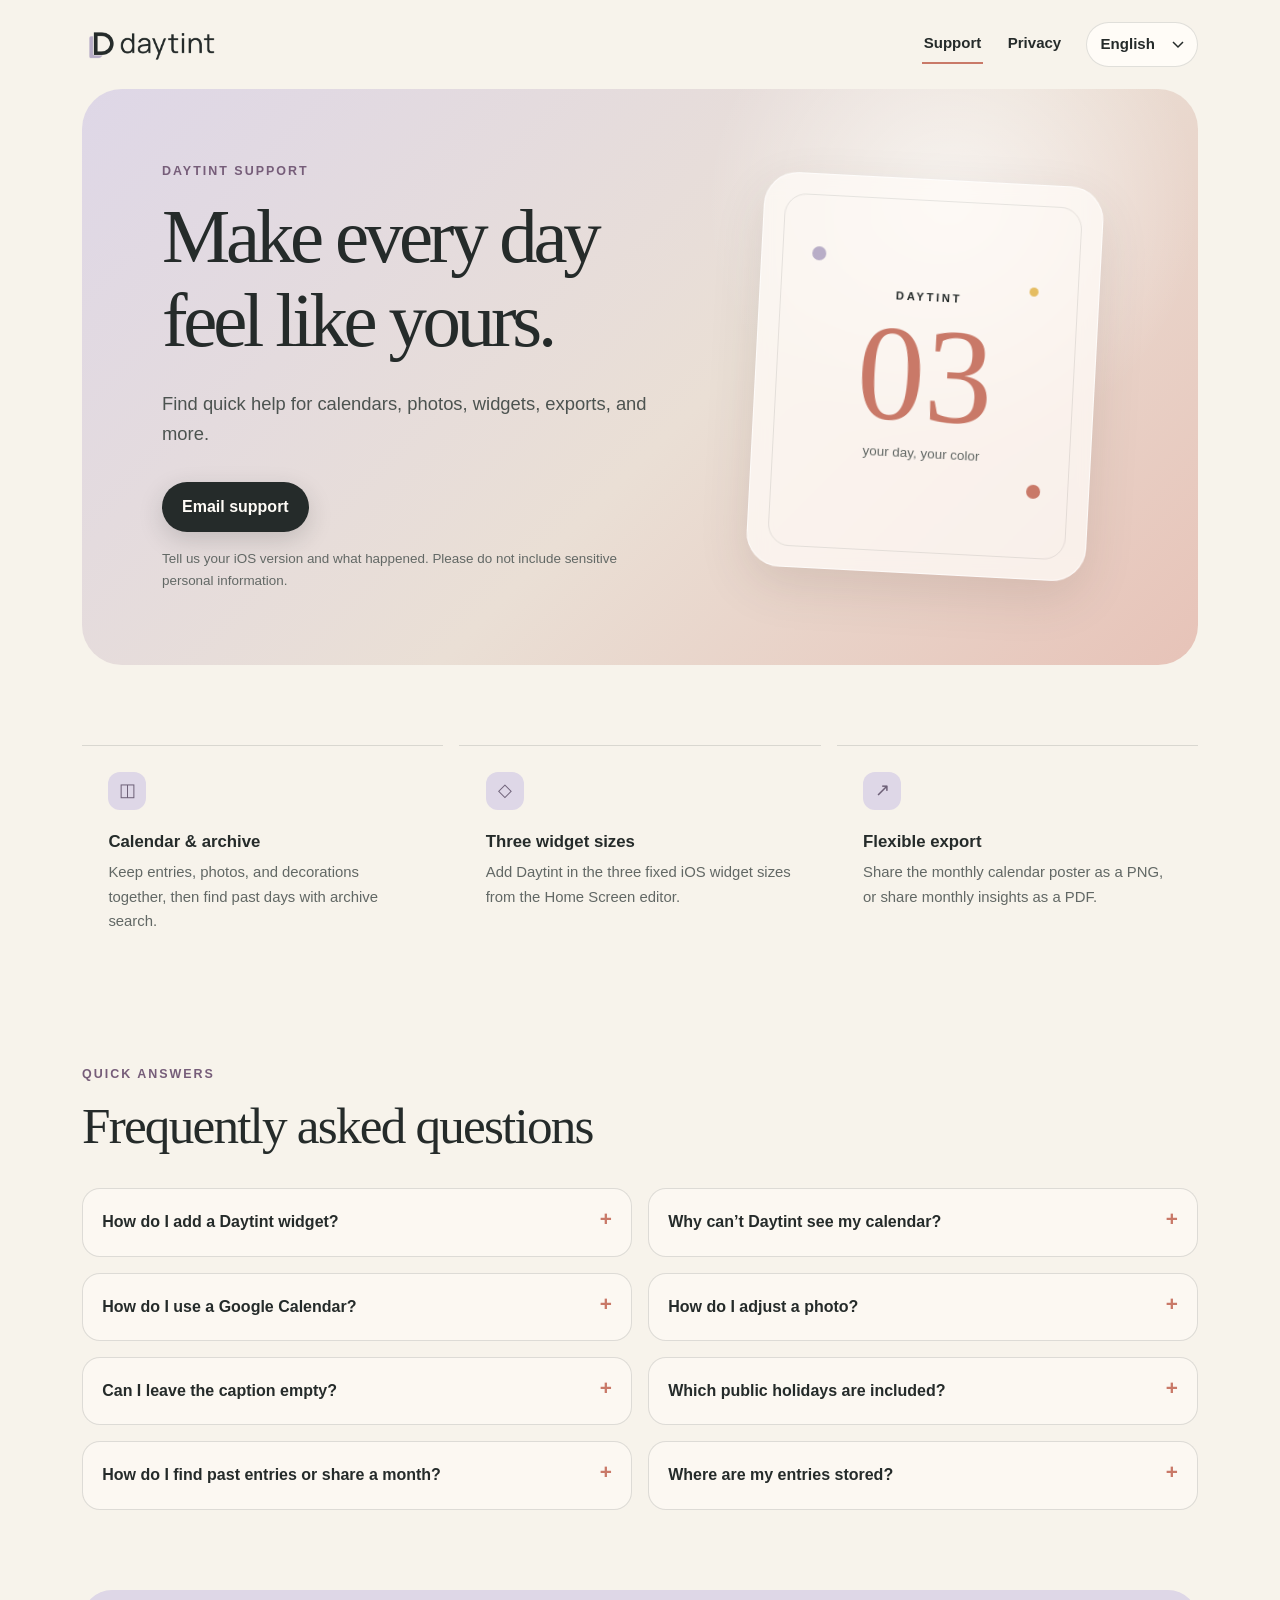
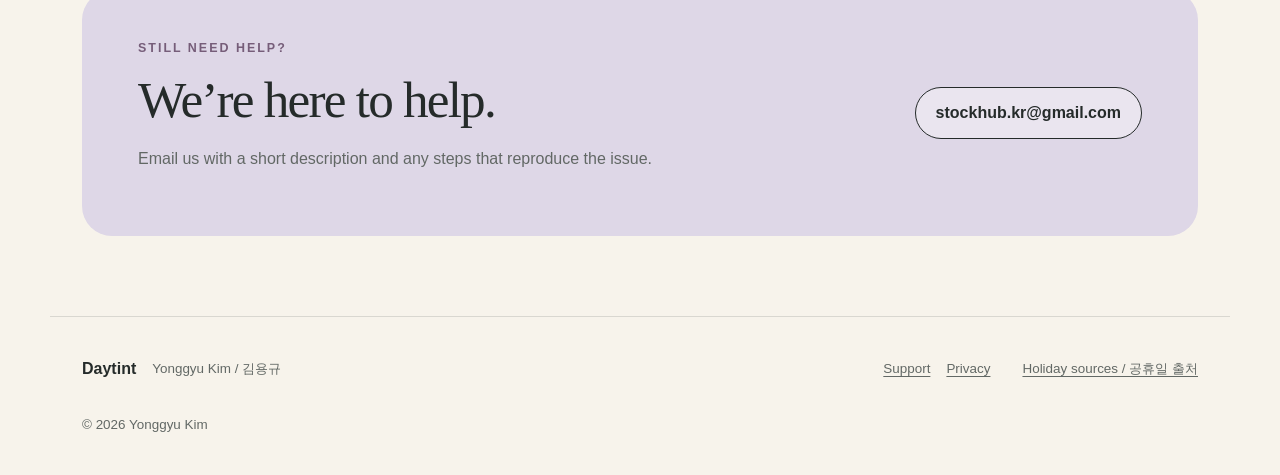
<file: index.html>
<!doctype html>
<html lang="en">
<head>
  <meta charset="utf-8">
  <meta name="viewport" content="width=device-width, initial-scale=1">
  <meta name="description" content="Daytint support, setup guides, and frequently asked questions.">
  <meta name="theme-color" content="#F7F3EB">
  <title>Daytint Support</title>
  <link rel="icon" href="assets/logo-color.png">
  <link rel="stylesheet" href="styles.css">
</head>
<body data-page="support">
  <a class="skip-link" href="#main">Skip to content</a>
  <header class="site-header">
    <a class="brand" href="./" aria-label="Daytint home">
      <img src="assets/logo-color.png" alt="" width="52" height="52">
      <span>Daytint</span>
    </a>
    <nav class="site-nav" aria-label="Primary navigation">
      <a href="./" aria-current="page" data-text="navSupport">Support</a>
      <a href="privacy.html" data-text="navPrivacy">Privacy</a>
      <label class="language-picker">
        <span class="sr-only" data-text="languageLabel">Language</span>
        <select id="language-select" aria-label="Language">
          <option value="ko">한국어</option>
          <option value="en">English</option>
          <option value="ja">日本語</option>
          <option value="zh-Hans">简体中文</option>
          <option value="zh-Hant">繁體中文</option>
          <option value="es">Español</option>
          <option value="fr">Français</option>
        </select>
      </label>
    </nav>
  </header>

  <main id="main">
    <section class="hero">
      <div class="hero-copy">
        <p class="eyebrow" data-text="supportEyebrow">Daytint Support</p>
        <h1 data-text="supportTitle">Make every day feel like yours.</h1>
        <p class="hero-lede" data-text="supportIntro">Find quick help for calendars, photos, widgets, exports, and more.</p>
        <a class="primary-button" href="mailto:stockhub.kr@gmail.com" data-text="contactButton">Email support</a>
        <p class="response-note" data-text="contactNote">Tell us your iOS version and what happened. Please do not include sensitive personal information.</p>
      </div>
      <div class="hero-art" aria-hidden="true">
        <div class="calendar-card">
          <span class="calendar-month">DAYTINT</span>
          <strong>03</strong>
          <span class="calendar-caption">your day, your color</span>
          <i class="dot dot-one"></i><i class="dot dot-two"></i><i class="dot dot-three"></i>
        </div>
      </div>
    </section>

    <section class="feature-strip" aria-label="Daytint features">
      <article><span aria-hidden="true">◫</span><h2 data-text="featureCalendarTitle">Calendar & archive</h2><p data-text="featureCalendarBody">Keep entries, photos, and decorations together, then find past days with archive search.</p></article>
      <article><span aria-hidden="true">◇</span><h2 data-text="featureWidgetsTitle">Three widget sizes</h2><p data-text="featureWidgetsBody">Add Daytint in the three fixed iOS widget sizes from the Home Screen editor.</p></article>
      <article><span aria-hidden="true">↗</span><h2 data-text="featureExportTitle">Flexible export</h2><p data-text="featureExportBody">Save your work as PNG or PDF whenever you choose.</p></article>
    </section>

    <section class="content-section" id="faq">
      <div class="section-heading">
        <p class="eyebrow" data-text="faqEyebrow">Quick answers</p>
        <h2 data-text="faqTitle">Frequently asked questions</h2>
      </div>
      <div class="faq-list" id="faq-list"></div>
    </section>

    <section class="contact-card">
      <div>
        <p class="eyebrow" data-text="stillNeedHelp">Still need help?</p>
        <h2 data-text="contactTitle">We’re here to help.</h2>
        <p data-text="contactBody">Email us with a short description and any steps that reproduce the issue.</p>
      </div>
      <a class="secondary-button" href="mailto:stockhub.kr@gmail.com">stockhub.kr@gmail.com</a>
    </section>
  </main>

  <footer>
    <div><strong>Daytint</strong><span data-text="footerOwner">Yonggyu Kim / 김용규</span></div>
    <nav aria-label="Footer navigation"><a href="./" data-text="navSupport">Support</a><a href="privacy.html" data-text="navPrivacy">Privacy</a></nav>
    <p><a href="holiday-sources.html">Holiday sources / 공휴일 출처</a></p><p>© 2026 Yonggyu Kim</p>
  </footer>
  <noscript><p class="noscript">JavaScript is required only to switch languages. Support is available at stockhub.kr@gmail.com.</p></noscript>
  <script src="app.js"></script>
</body>
</html>
</file>
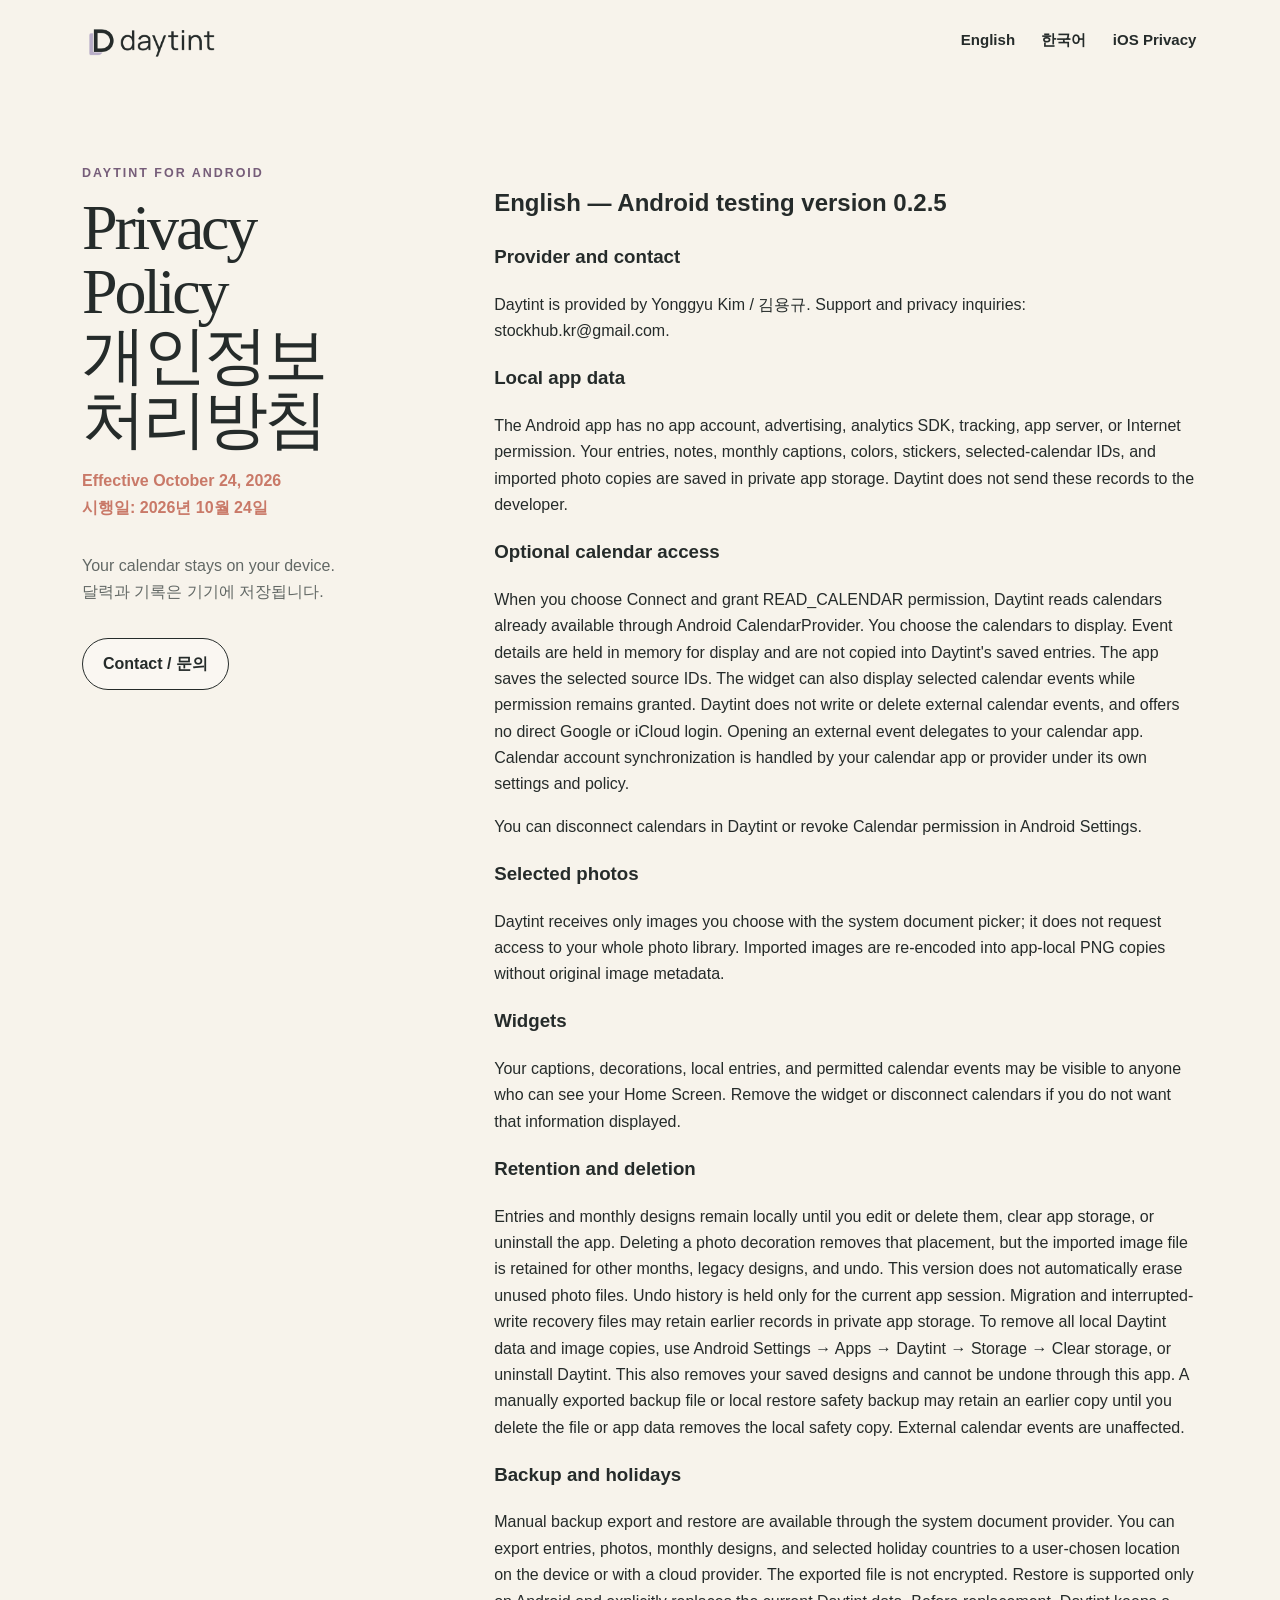
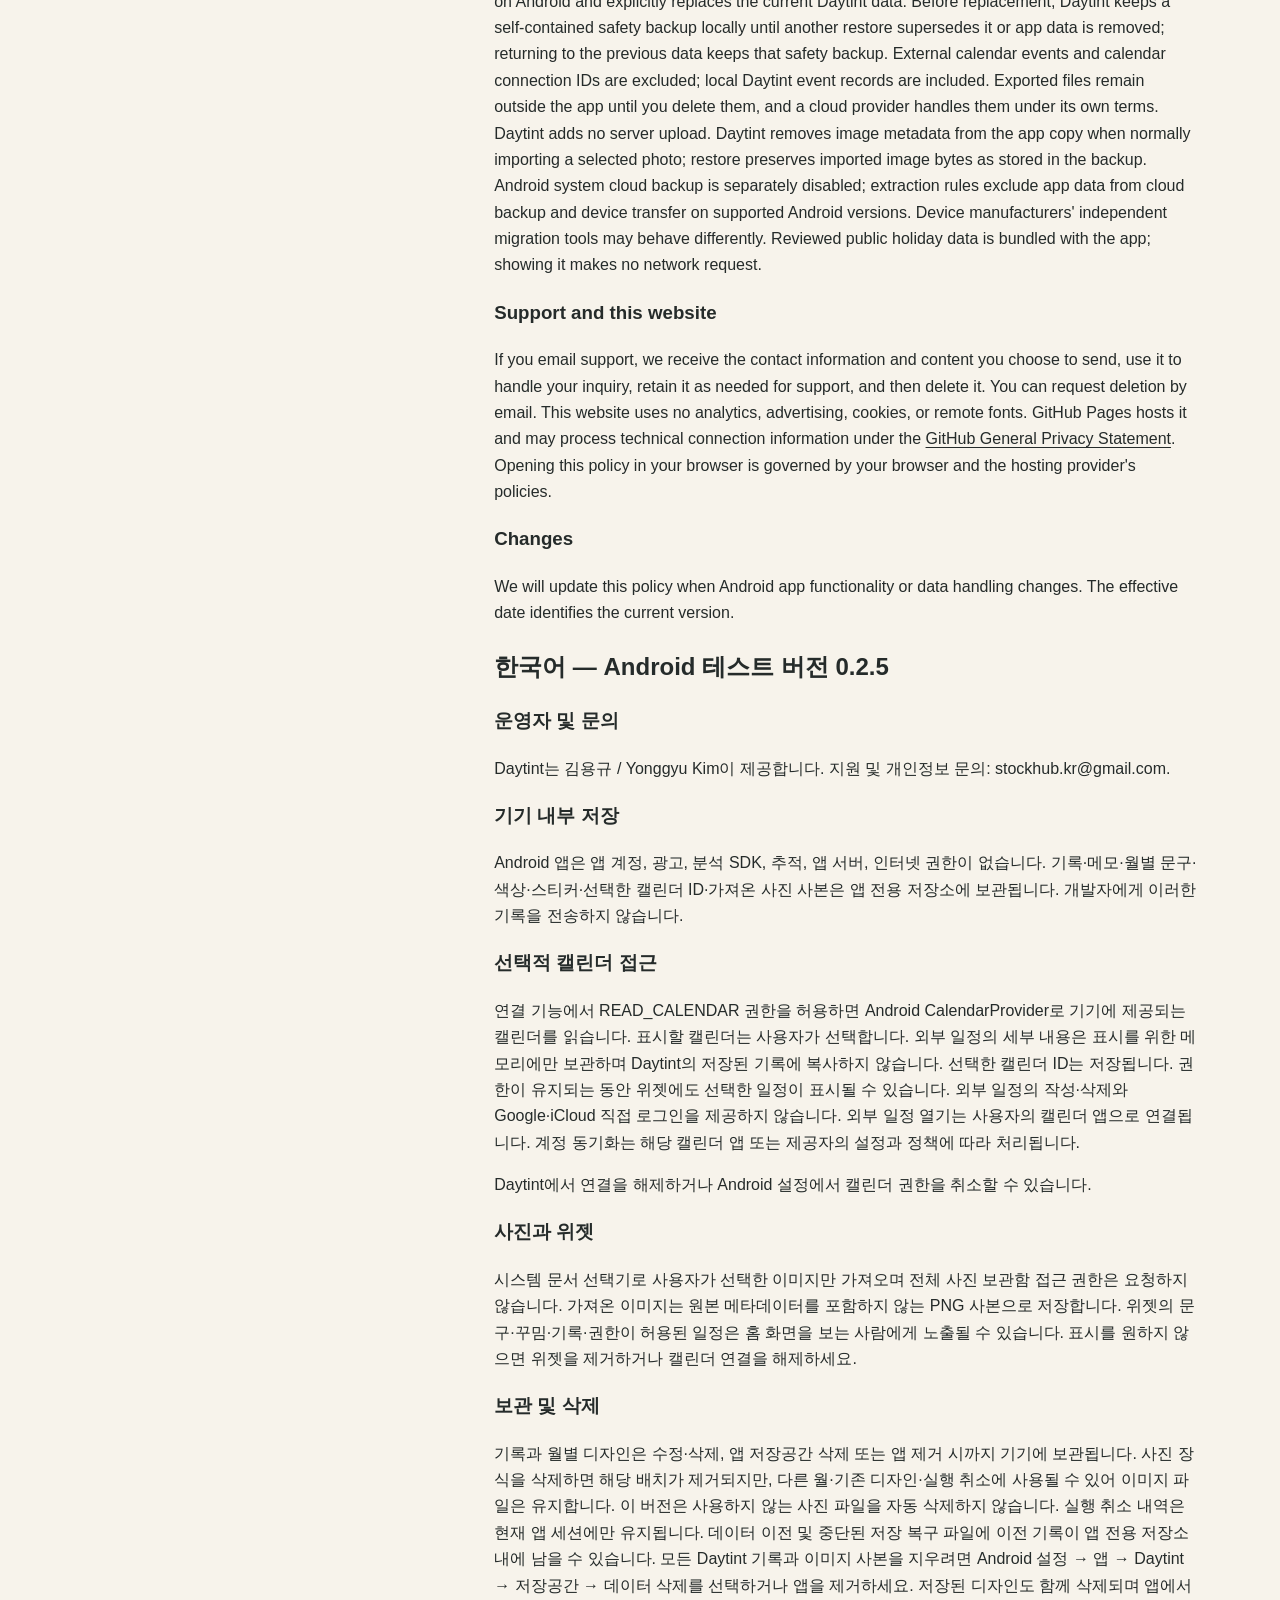
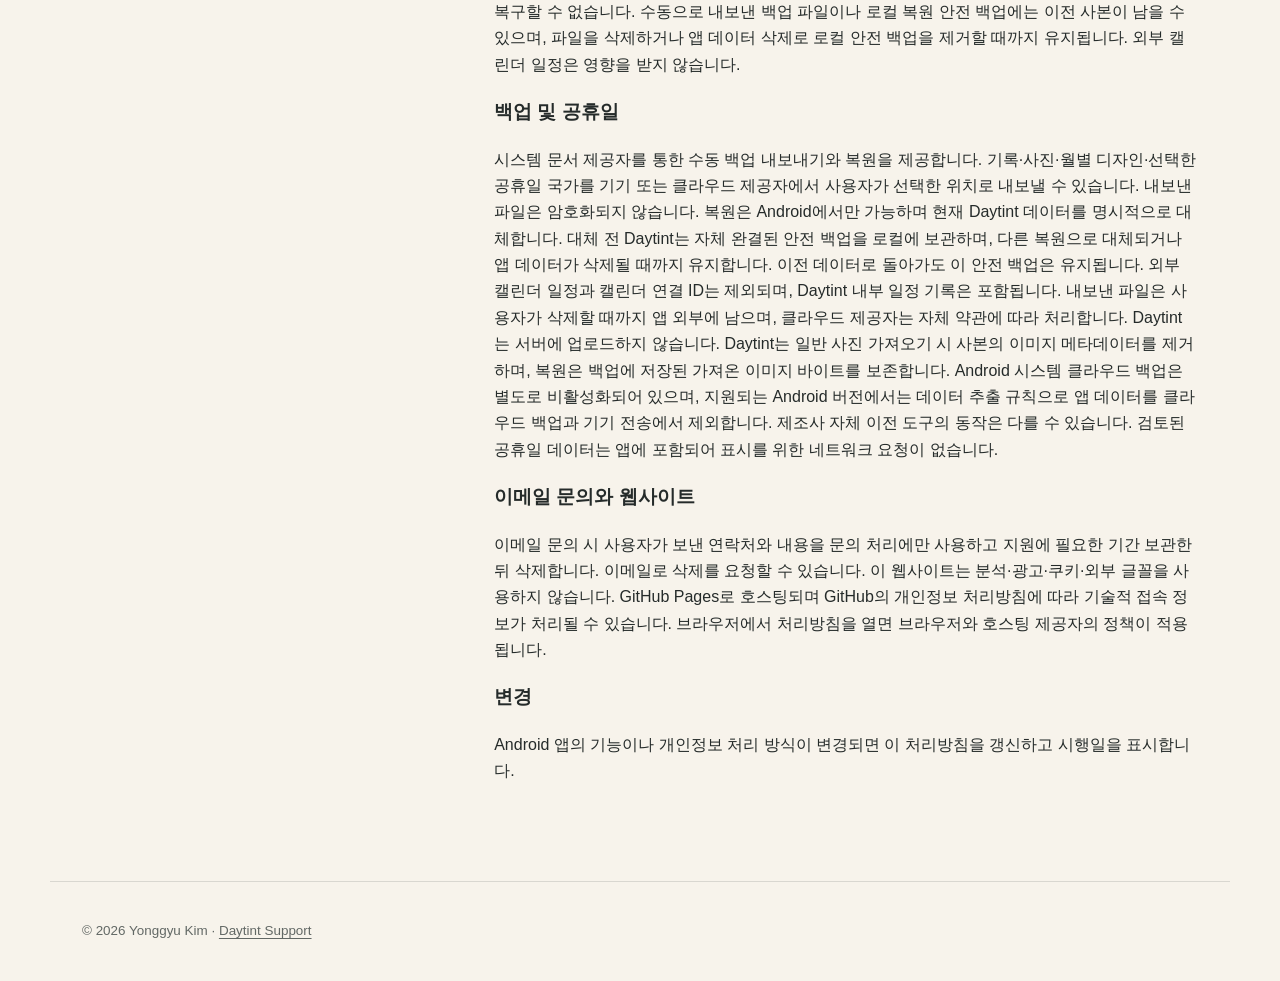
<file: android-privacy.html>
<!doctype html>
<html lang="en"><head><meta charset="utf-8"><meta name="viewport" content="width=device-width, initial-scale=1"><title>Daytint Android Privacy Policy</title><link rel="icon" href="assets/logo-color.png"><link rel="stylesheet" href="styles.css"></head>
<body><header class="site-header"><a class="brand" href="./"><img src="assets/logo-color.png" alt="" width="52" height="52"><span>Daytint</span></a><nav class="site-nav"><a href="#english">English</a><a href="#korean">한국어</a><a href="privacy.html">iOS Privacy</a></nav></header>
<main class="policy-layout"><aside class="policy-aside"><p class="eyebrow">Daytint for Android</p><h1>Privacy Policy<br>개인정보 처리방침</h1><p>Effective October 24, 2026<br>시행일: 2026년 10월 24일</p><p class="policy-summary">Your calendar stays on your device.<br>달력과 기록은 기기에 저장됩니다.</p><a class="secondary-button" href="mailto:stockhub.kr@gmail.com">Contact / 문의</a></aside><article class="policy-article">
<section id="english"><h2>English — Android testing version 0.2.5</h2>
<h3>Provider and contact</h3><p>Daytint is provided by Yonggyu Kim / 김용규. Support and privacy inquiries: stockhub.kr@gmail.com.</p>
<h3>Local app data</h3><p>The Android app has no app account, advertising, analytics SDK, tracking, app server, or Internet permission. Your entries, notes, monthly captions, colors, stickers, selected-calendar IDs, and imported photo copies are saved in private app storage. Daytint does not send these records to the developer.</p>
<h3>Optional calendar access</h3><p>When you choose Connect and grant READ_CALENDAR permission, Daytint reads calendars already available through Android CalendarProvider. You choose the calendars to display. Event details are held in memory for display and are not copied into Daytint's saved entries. The app saves the selected source IDs. The widget can also display selected calendar events while permission remains granted. Daytint does not write or delete external calendar events, and offers no direct Google or iCloud login. Opening an external event delegates to your calendar app. Calendar account synchronization is handled by your calendar app or provider under its own settings and policy.</p><p>You can disconnect calendars in Daytint or revoke Calendar permission in Android Settings.</p>
<h3>Selected photos</h3><p>Daytint receives only images you choose with the system document picker; it does not request access to your whole photo library. Imported images are re-encoded into app-local PNG copies without original image metadata.</p>
<h3>Widgets</h3><p>Your captions, decorations, local entries, and permitted calendar events may be visible to anyone who can see your Home Screen. Remove the widget or disconnect calendars if you do not want that information displayed.</p>
<h3>Retention and deletion</h3><p>Entries and monthly designs remain locally until you edit or delete them, clear app storage, or uninstall the app. Deleting a photo decoration removes that placement, but the imported image file is retained for other months, legacy designs, and undo. This version does not automatically erase unused photo files. Undo history is held only for the current app session. Migration and interrupted-write recovery files may retain earlier records in private app storage. To remove all local Daytint data and image copies, use Android Settings → Apps → Daytint → Storage → Clear storage, or uninstall Daytint. This also removes your saved designs and cannot be undone through this app. A manually exported backup file or local restore safety backup may retain an earlier copy until you delete the file or app data removes the local safety copy. External calendar events are unaffected.</p>
<h3>Backup and holidays</h3><p>Manual backup export and restore are available through the system document provider. You can export entries, photos, monthly designs, and selected holiday countries to a user-chosen location on the device or with a cloud provider. The exported file is not encrypted. Restore is supported only on Android and explicitly replaces the current Daytint data. Before replacement, Daytint keeps a self-contained safety backup locally until another restore supersedes it or app data is removed; returning to the previous data keeps that safety backup. External calendar events and calendar connection IDs are excluded; local Daytint event records are included. Exported files remain outside the app until you delete them, and a cloud provider handles them under its own terms. Daytint adds no server upload. Daytint removes image metadata from the app copy when normally importing a selected photo; restore preserves imported image bytes as stored in the backup. Android system cloud backup is separately disabled; extraction rules exclude app data from cloud backup and device transfer on supported Android versions. Device manufacturers' independent migration tools may behave differently. Reviewed public holiday data is bundled with the app; showing it makes no network request.</p>
<h3>Support and this website</h3><p>If you email support, we receive the contact information and content you choose to send, use it to handle your inquiry, retain it as needed for support, and then delete it. You can request deletion by email. This website uses no analytics, advertising, cookies, or remote fonts. GitHub Pages hosts it and may process technical connection information under the <a href="https://docs.github.com/en/site-policy/privacy-policies/github-general-privacy-statement">GitHub General Privacy Statement</a>. Opening this policy in your browser is governed by your browser and the hosting provider's policies.</p>
<h3>Changes</h3><p>We will update this policy when Android app functionality or data handling changes. The effective date identifies the current version.</p></section>
<section id="korean" lang="ko"><h2>한국어 — Android 테스트 버전 0.2.5</h2>
<h3>운영자 및 문의</h3><p>Daytint는 김용규 / Yonggyu Kim이 제공합니다. 지원 및 개인정보 문의: stockhub.kr@gmail.com.</p>
<h3>기기 내부 저장</h3><p>Android 앱은 앱 계정, 광고, 분석 SDK, 추적, 앱 서버, 인터넷 권한이 없습니다. 기록·메모·월별 문구·색상·스티커·선택한 캘린더 ID·가져온 사진 사본은 앱 전용 저장소에 보관됩니다. 개발자에게 이러한 기록을 전송하지 않습니다.</p>
<h3>선택적 캘린더 접근</h3><p>연결 기능에서 READ_CALENDAR 권한을 허용하면 Android CalendarProvider로 기기에 제공되는 캘린더를 읽습니다. 표시할 캘린더는 사용자가 선택합니다. 외부 일정의 세부 내용은 표시를 위한 메모리에만 보관하며 Daytint의 저장된 기록에 복사하지 않습니다. 선택한 캘린더 ID는 저장됩니다. 권한이 유지되는 동안 위젯에도 선택한 일정이 표시될 수 있습니다. 외부 일정의 작성·삭제와 Google·iCloud 직접 로그인을 제공하지 않습니다. 외부 일정 열기는 사용자의 캘린더 앱으로 연결됩니다. 계정 동기화는 해당 캘린더 앱 또는 제공자의 설정과 정책에 따라 처리됩니다.</p><p>Daytint에서 연결을 해제하거나 Android 설정에서 캘린더 권한을 취소할 수 있습니다.</p>
<h3>사진과 위젯</h3><p>시스템 문서 선택기로 사용자가 선택한 이미지만 가져오며 전체 사진 보관함 접근 권한은 요청하지 않습니다. 가져온 이미지는 원본 메타데이터를 포함하지 않는 PNG 사본으로 저장합니다. 위젯의 문구·꾸밈·기록·권한이 허용된 일정은 홈 화면을 보는 사람에게 노출될 수 있습니다. 표시를 원하지 않으면 위젯을 제거하거나 캘린더 연결을 해제하세요.</p>
<h3>보관 및 삭제</h3><p>기록과 월별 디자인은 수정·삭제, 앱 저장공간 삭제 또는 앱 제거 시까지 기기에 보관됩니다. 사진 장식을 삭제하면 해당 배치가 제거되지만, 다른 월·기존 디자인·실행 취소에 사용될 수 있어 이미지 파일은 유지합니다. 이 버전은 사용하지 않는 사진 파일을 자동 삭제하지 않습니다. 실행 취소 내역은 현재 앱 세션에만 유지됩니다. 데이터 이전 및 중단된 저장 복구 파일에 이전 기록이 앱 전용 저장소 내에 남을 수 있습니다. 모든 Daytint 기록과 이미지 사본을 지우려면 Android 설정 → 앱 → Daytint → 저장공간 → 데이터 삭제를 선택하거나 앱을 제거하세요. 저장된 디자인도 함께 삭제되며 앱에서 복구할 수 없습니다. 수동으로 내보낸 백업 파일이나 로컬 복원 안전 백업에는 이전 사본이 남을 수 있으며, 파일을 삭제하거나 앱 데이터 삭제로 로컬 안전 백업을 제거할 때까지 유지됩니다. 외부 캘린더 일정은 영향을 받지 않습니다.</p>
<h3>백업 및 공휴일</h3><p>시스템 문서 제공자를 통한 수동 백업 내보내기와 복원을 제공합니다. 기록·사진·월별 디자인·선택한 공휴일 국가를 기기 또는 클라우드 제공자에서 사용자가 선택한 위치로 내보낼 수 있습니다. 내보낸 파일은 암호화되지 않습니다. 복원은 Android에서만 가능하며 현재 Daytint 데이터를 명시적으로 대체합니다. 대체 전 Daytint는 자체 완결된 안전 백업을 로컬에 보관하며, 다른 복원으로 대체되거나 앱 데이터가 삭제될 때까지 유지합니다. 이전 데이터로 돌아가도 이 안전 백업은 유지됩니다. 외부 캘린더 일정과 캘린더 연결 ID는 제외되며, Daytint 내부 일정 기록은 포함됩니다. 내보낸 파일은 사용자가 삭제할 때까지 앱 외부에 남으며, 클라우드 제공자는 자체 약관에 따라 처리합니다. Daytint는 서버에 업로드하지 않습니다. Daytint는 일반 사진 가져오기 시 사본의 이미지 메타데이터를 제거하며, 복원은 백업에 저장된 가져온 이미지 바이트를 보존합니다. Android 시스템 클라우드 백업은 별도로 비활성화되어 있으며, 지원되는 Android 버전에서는 데이터 추출 규칙으로 앱 데이터를 클라우드 백업과 기기 전송에서 제외합니다. 제조사 자체 이전 도구의 동작은 다를 수 있습니다. 검토된 공휴일 데이터는 앱에 포함되어 표시를 위한 네트워크 요청이 없습니다.</p>
<h3>이메일 문의와 웹사이트</h3><p>이메일 문의 시 사용자가 보낸 연락처와 내용을 문의 처리에만 사용하고 지원에 필요한 기간 보관한 뒤 삭제합니다. 이메일로 삭제를 요청할 수 있습니다. 이 웹사이트는 분석·광고·쿠키·외부 글꼴을 사용하지 않습니다. GitHub Pages로 호스팅되며 GitHub의 개인정보 처리방침에 따라 기술적 접속 정보가 처리될 수 있습니다. 브라우저에서 처리방침을 열면 브라우저와 호스팅 제공자의 정책이 적용됩니다.</p>
<h3>변경</h3><p>Android 앱의 기능이나 개인정보 처리 방식이 변경되면 이 처리방침을 갱신하고 시행일을 표시합니다.</p></section>
</article></main><footer><p>© 2026 Yonggyu Kim · <a href="./">Daytint Support</a></p></footer></body></html>
</file>
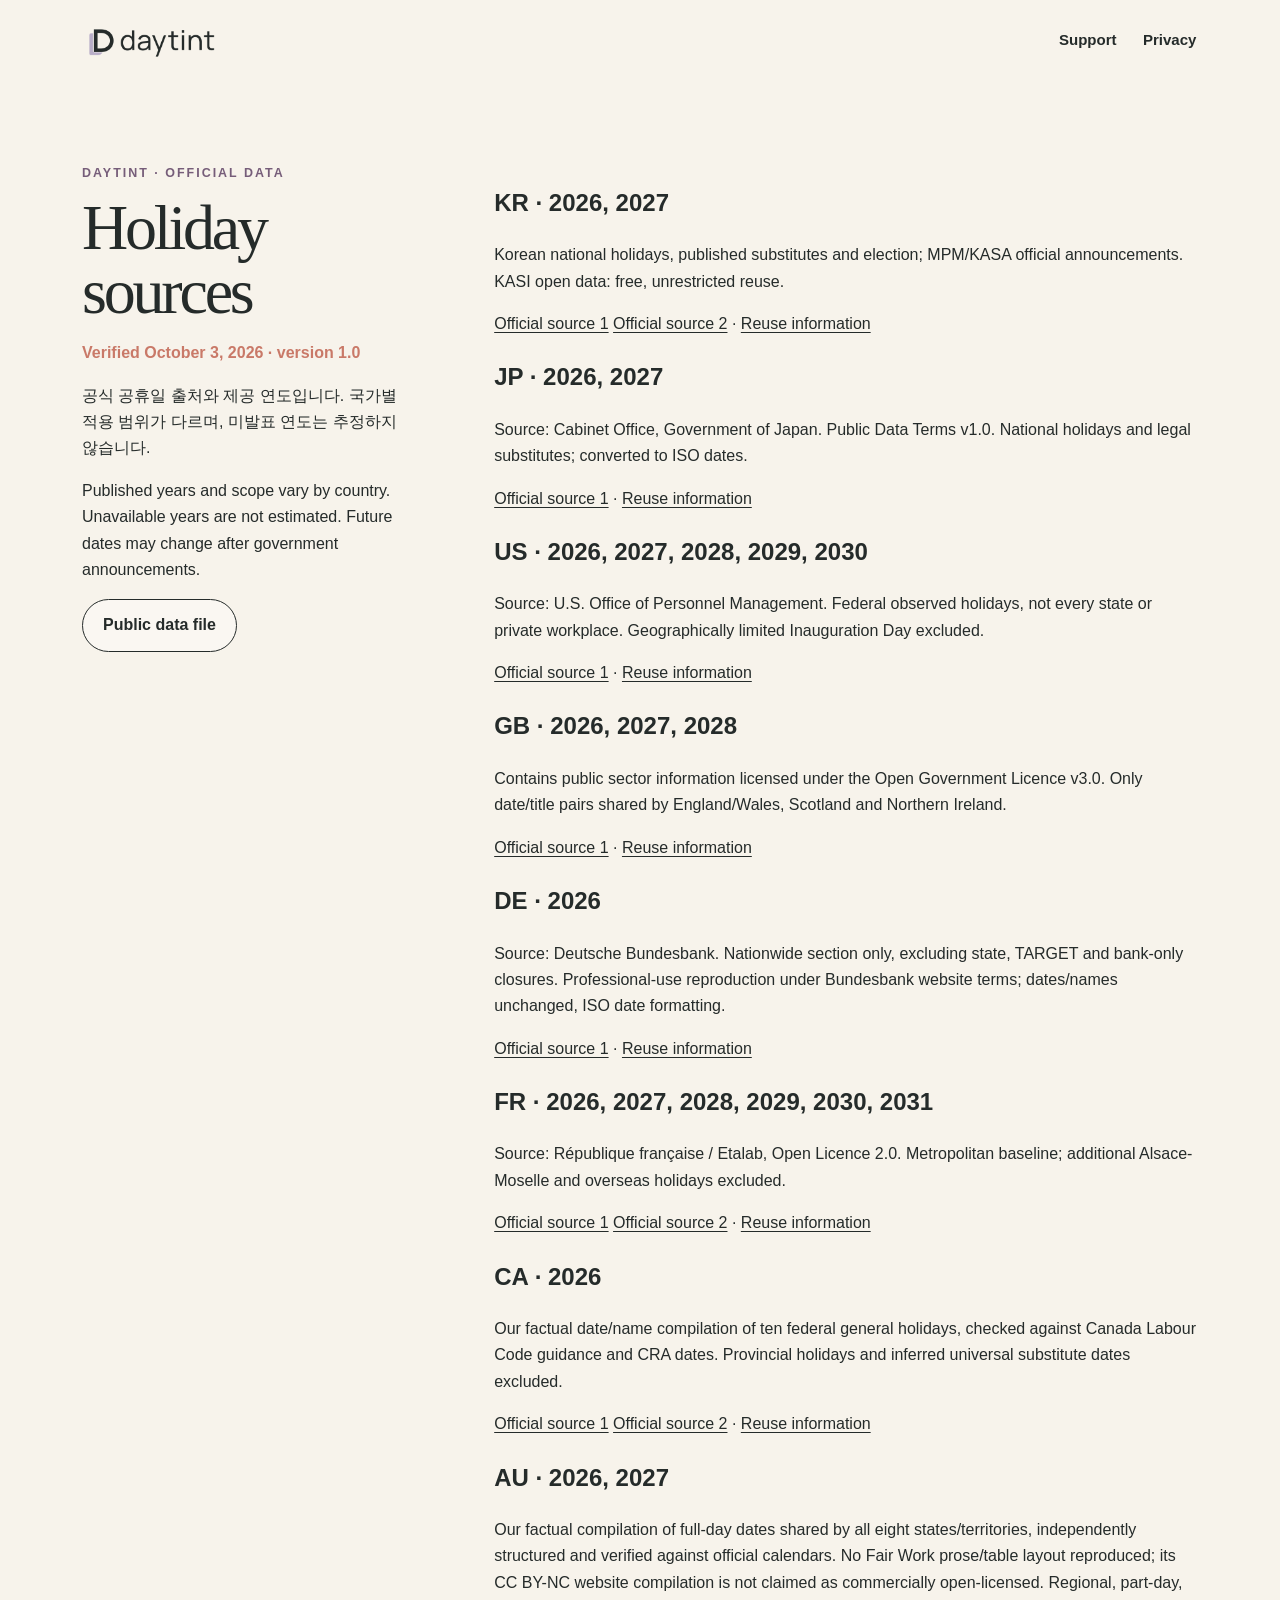
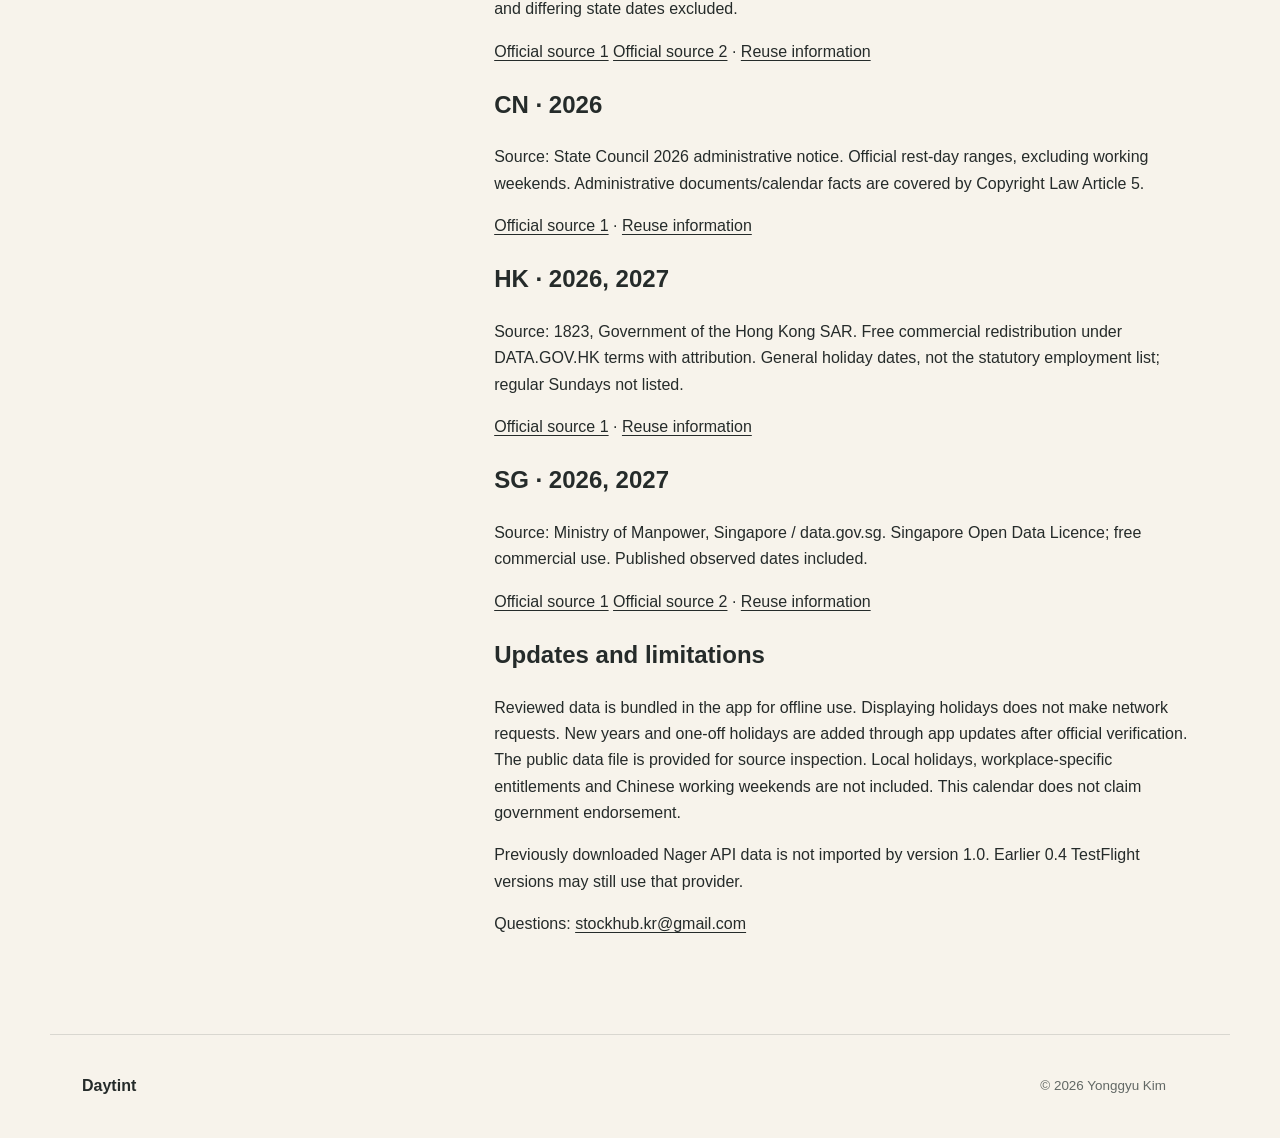
<file: holiday-sources.html>
<!doctype html><html lang="en"><head><meta charset="utf-8"><meta name="viewport" content="width=device-width,initial-scale=1"><title>Holiday sources · Daytint</title><link rel="stylesheet" href="styles.css"><link rel="icon" href="assets/logo-color.png"></head><body><header class="site-header"><a class="brand" href="./"><img src="assets/logo-color.png" alt="Daytint"></a><nav class="site-nav"><a href="./">Support</a><a href="privacy.html">Privacy</a></nav></header><main class="policy-layout"><aside class="policy-aside"><p class="eyebrow">Daytint · Official data</p><h1>Holiday sources</h1><p>Verified October 3, 2026 · version 1.0</p><p>공식 공휴일 출처와 제공 연도입니다. 국가별 적용 범위가 다르며, 미발표 연도는 추정하지 않습니다.</p><p>Published years and scope vary by country. Unavailable years are not estimated. Future dates may change after government announcements.</p><a class="secondary-button" href="holidays-v1.json">Public data file</a></aside><article class="policy-article"><section><h2>KR · 2026, 2027</h2><p>Korean national holidays, published substitutes and election; MPM/KASA official announcements. KASI open data: free, unrestricted reuse.</p><p><a href="https://www.mpm.go.kr/mpm/comm/newsPress/newsPressRelease/?boardId=bbs_0000000000000029&amp;cntId=4250&amp;mode=view">Official source 1</a> <a href="https://www.kasa.go.kr/prog/plcyBrf/brief/kor/sub01_01_04/view.do?plcyBrfNo=431">Official source 2</a> · <a href="https://www.data.go.kr/data/15012690/openapi.do">Reuse information</a></p></section><section><h2>JP · 2026, 2027</h2><p>Source: Cabinet Office, Government of Japan. Public Data Terms v1.0. National holidays and legal substitutes; converted to ISO dates.</p><p><a href="https://www8.cao.go.jp/chosei/shukujitsu/gaiyou.html">Official source 1</a> · <a href="https://www.cao.go.jp/notice/rule.html">Reuse information</a></p></section><section><h2>US · 2026, 2027, 2028, 2029, 2030</h2><p>Source: U.S. Office of Personnel Management. Federal observed holidays, not every state or private workplace. Geographically limited Inauguration Day excluded.</p><p><a href="https://www.opm.gov/policy-data-oversight/pay-leave/federal-holidays/">Official source 1</a> · <a href="https://www.opm.gov/information-management/privacy-policy/">Reuse information</a></p></section><section><h2>GB · 2026, 2027, 2028</h2><p>Contains public sector information licensed under the Open Government Licence v3.0. Only date/title pairs shared by England/Wales, Scotland and Northern Ireland.</p><p><a href="https://www.gov.uk/bank-holidays.json">Official source 1</a> · <a href="https://www.nationalarchives.gov.uk/doc/open-government-licence/version/3/">Reuse information</a></p></section><section><h2>DE · 2026</h2><p>Source: Deutsche Bundesbank. Nationwide section only, excluding state, TARGET and bank-only closures. Professional-use reproduction under Bundesbank website terms; dates/names unchanged, ISO date formatting.</p><p><a href="https://www.bundesbank.de/resource/blob/749314/05f64c15196c20776ae7c22a2739b03c/mL/feiertage-in-deutschland-1-data.pdf">Official source 1</a> · <a href="https://www.bundesbank.de/en/homepage/user-information/conditions-for-the-general-use-of-the-website-764706">Reuse information</a></p></section><section><h2>FR · 2026, 2027, 2028, 2029, 2030, 2031</h2><p>Source: République française / Etalab, Open Licence 2.0. Metropolitan baseline; additional Alsace-Moselle and overseas holidays excluded.</p><p><a href="https://www.data.gouv.fr/datasets/jours-feries-en-france">Official source 1</a> <a href="https://calendrier.api.gouv.fr/jours-feries/metropole.json">Official source 2</a> · <a href="https://www.etalab.gouv.fr/licence-ouverte-open-licence/">Reuse information</a></p></section><section><h2>CA · 2026</h2><p>Our factual date/name compilation of ten federal general holidays, checked against Canada Labour Code guidance and CRA dates. Provincial holidays and inferred universal substitute dates excluded.</p><p><a href="https://www.canada.ca/en/services/jobs/workplace/federal-labour-standards/vacations-holidays.html">Official source 1</a> <a href="https://www.canada.ca/en/revenue-agency/services/tax/public-holidays.html">Official source 2</a> · <a href="https://ised-isde.canada.ca/site/canadian-intellectual-property-office/en/guide-copyright">Reuse information</a></p></section><section><h2>AU · 2026, 2027</h2><p>Our factual compilation of full-day dates shared by all eight states/territories, independently structured and verified against official calendars. No Fair Work prose/table layout reproduced; its CC BY-NC website compilation is not claimed as commercially open-licensed. Regional, part-day, and differing state dates excluded.</p><p><a href="https://www.fairwork.gov.au/employment-conditions/public-holidays/2026-public-holidays">Official source 1</a> <a href="https://www.fairwork.gov.au/employment-conditions/public-holidays/2027-public-holidays">Official source 2</a> · <a href="https://www.copyright.org.au/browse/book/ACC-Databases-INFO066">Reuse information</a></p></section><section><h2>CN · 2026</h2><p>Source: State Council 2026 administrative notice. Official rest-day ranges, excluding working weekends. Administrative documents/calendar facts are covered by Copyright Law Article 5.</p><p><a href="https://www.gov.cn/zhengce/content/202511/content_7047090.htm">Official source 1</a> · <a href="https://www.ncac.gov.cn/xxfb/flfg/flfg_532/202103/t20210309_50530.html">Reuse information</a></p></section><section><h2>HK · 2026, 2027</h2><p>Source: 1823, Government of the Hong Kong SAR. Free commercial redistribution under DATA.GOV.HK terms with attribution. General holiday dates, not the statutory employment list; regular Sundays not listed.</p><p><a href="https://www.1823.gov.hk/common/ical/en.json">Official source 1</a> · <a href="https://data.gov.hk/en/terms-and-conditions">Reuse information</a></p></section><section><h2>SG · 2026, 2027</h2><p>Source: Ministry of Manpower, Singapore / data.gov.sg. Singapore Open Data Licence; free commercial use. Published observed dates included.</p><p><a href="https://data.gov.sg/datasets/d_149b61ad0a22f61c09dc80f2df5bbec8/view">Official source 1</a> <a href="https://data.gov.sg/datasets/d_0ba69fc6d56717ff0bf8083c6af3bb84/view">Official source 2</a> · <a href="https://data.gov.sg/open-data-licence">Reuse information</a></p></section><section><h2>Updates and limitations</h2><p>Reviewed data is bundled in the app for offline use. Displaying holidays does not make network requests. New years and one-off holidays are added through app updates after official verification. The public data file is provided for source inspection. Local holidays, workplace-specific entitlements and Chinese working weekends are not included. This calendar does not claim government endorsement.</p><p>Previously downloaded Nager API data is not imported by version 1.0. Earlier 0.4 TestFlight versions may still use that provider.</p><p>Questions: <a href="mailto:stockhub.kr@gmail.com">stockhub.kr@gmail.com</a></p></section></article></main><footer><strong>Daytint</strong><p>© 2026 Yonggyu Kim</p></footer></body></html>
</file>
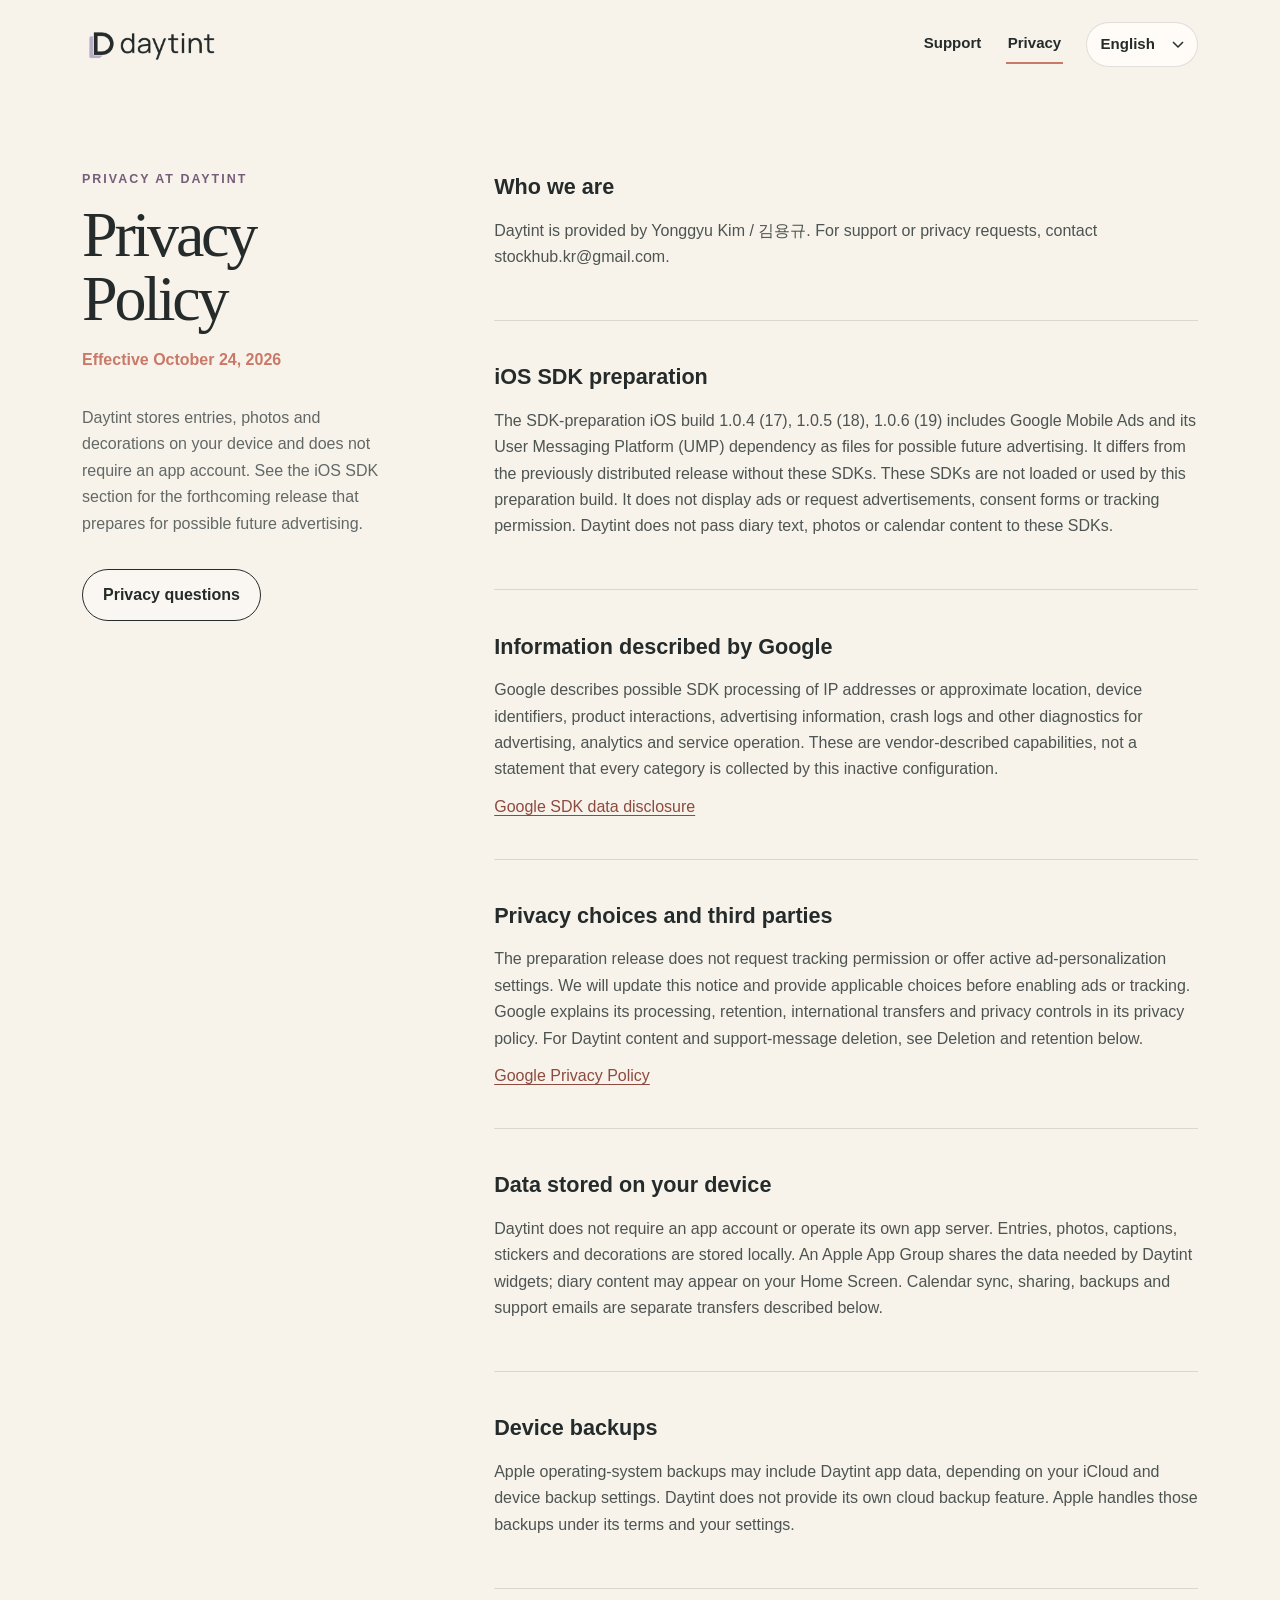
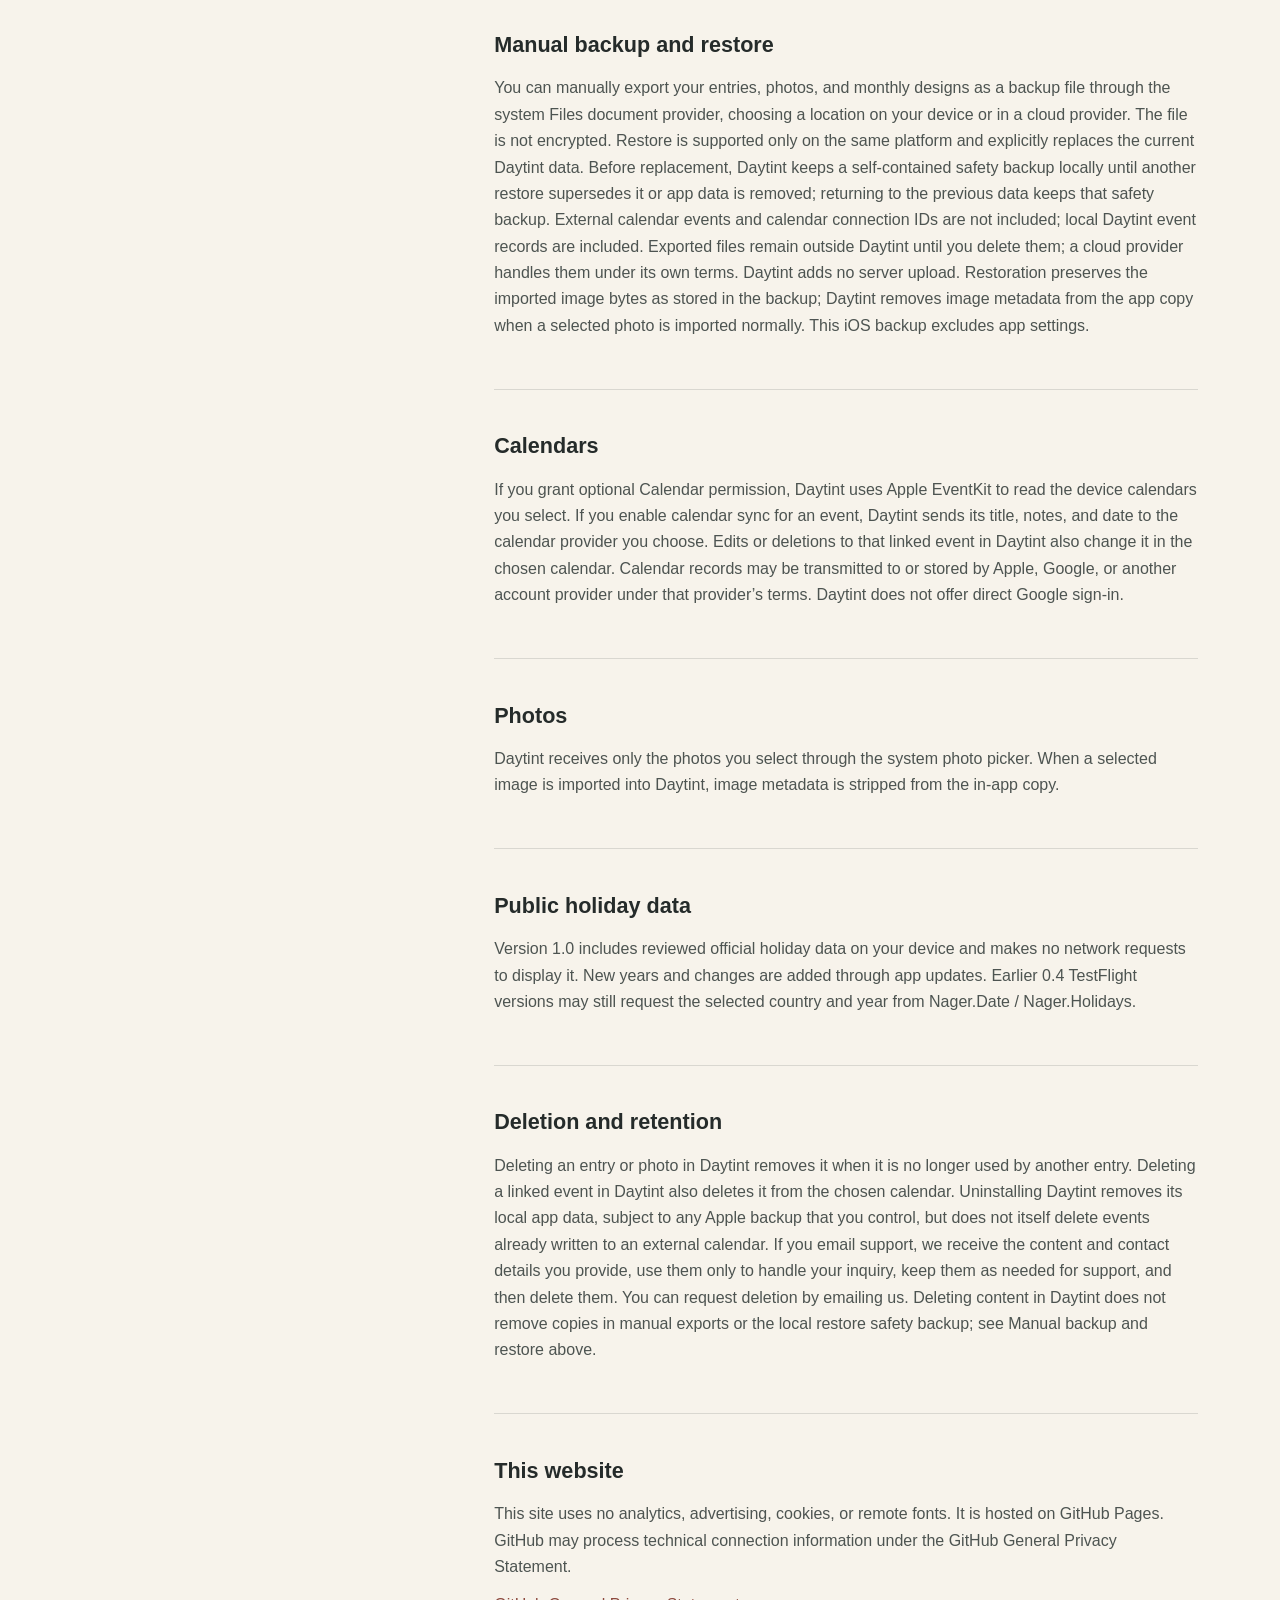
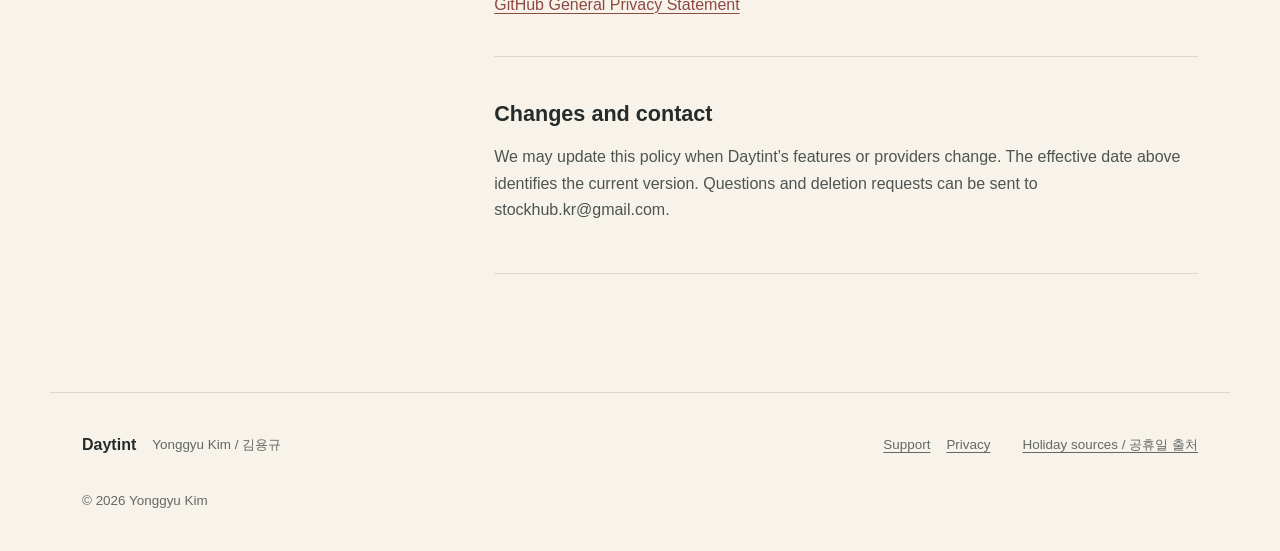
<file: privacy.html>
<!doctype html>
<html lang="en">
<head>
  <meta charset="utf-8">
  <meta name="viewport" content="width=device-width, initial-scale=1">
  <meta name="description" content="Daytint privacy policy.">
  <meta name="theme-color" content="#F7F3EB">
  <title>Daytint Privacy Policy</title>
  <link rel="icon" href="assets/logo-color.png">
  <link rel="stylesheet" href="styles.css">
</head>
<body data-page="privacy">
  <a class="skip-link" href="#main">Skip to content</a>
  <header class="site-header">
    <a class="brand" href="./" aria-label="Daytint home"><img src="assets/logo-color.png" alt="" width="52" height="52"><span>Daytint</span></a>
    <nav class="site-nav" aria-label="Primary navigation">
      <a href="./" data-text="navSupport">Support</a>
      <a href="privacy.html" aria-current="page" data-text="navPrivacy">Privacy</a>
      <label class="language-picker"><span class="sr-only" data-text="languageLabel">Language</span><select id="language-select" aria-label="Language">
        <option value="ko">한국어</option><option value="en">English</option><option value="ja">日本語</option><option value="zh-Hans">简体中文</option><option value="zh-Hant">繁體中文</option><option value="es">Español</option><option value="fr">Français</option>
      </select></label>
    </nav>
  </header>

  <main id="main" class="policy-layout">
    <aside class="policy-aside">
      <p class="eyebrow" data-text="privacyEyebrow">Privacy at Daytint</p>
      <h1 data-text="privacyTitle">Privacy Policy</h1>
      <p data-text="effectiveDate">Effective October 24, 2026</p>
      <p class="policy-summary" data-text="privacySummary">Daytint stores entries, photos and decorations on your device and does not require an app account. See the iOS SDK section for the forthcoming release that prepares for possible future advertising.</p>
      <a class="secondary-button" href="mailto:stockhub.kr@gmail.com" data-text="privacyContactButton">Privacy questions</a>
    </aside>
    <article class="policy-article" id="privacy-sections"></article>
  </main>

  <footer>
    <div><strong>Daytint</strong><span data-text="footerOwner">Yonggyu Kim / 김용규</span></div>
    <nav aria-label="Footer navigation"><a href="./" data-text="navSupport">Support</a><a href="privacy.html" data-text="navPrivacy">Privacy</a></nav>
    <p><a href="holiday-sources.html">Holiday sources / 공휴일 출처</a></p><p>© 2026 Yonggyu Kim</p>
  </footer>
  <noscript><p class="noscript">JavaScript is required to display this localized policy. Contact stockhub.kr@gmail.com for a copy.</p></noscript>
  <script src="app.js"></script>
</body>
</html>
</file>
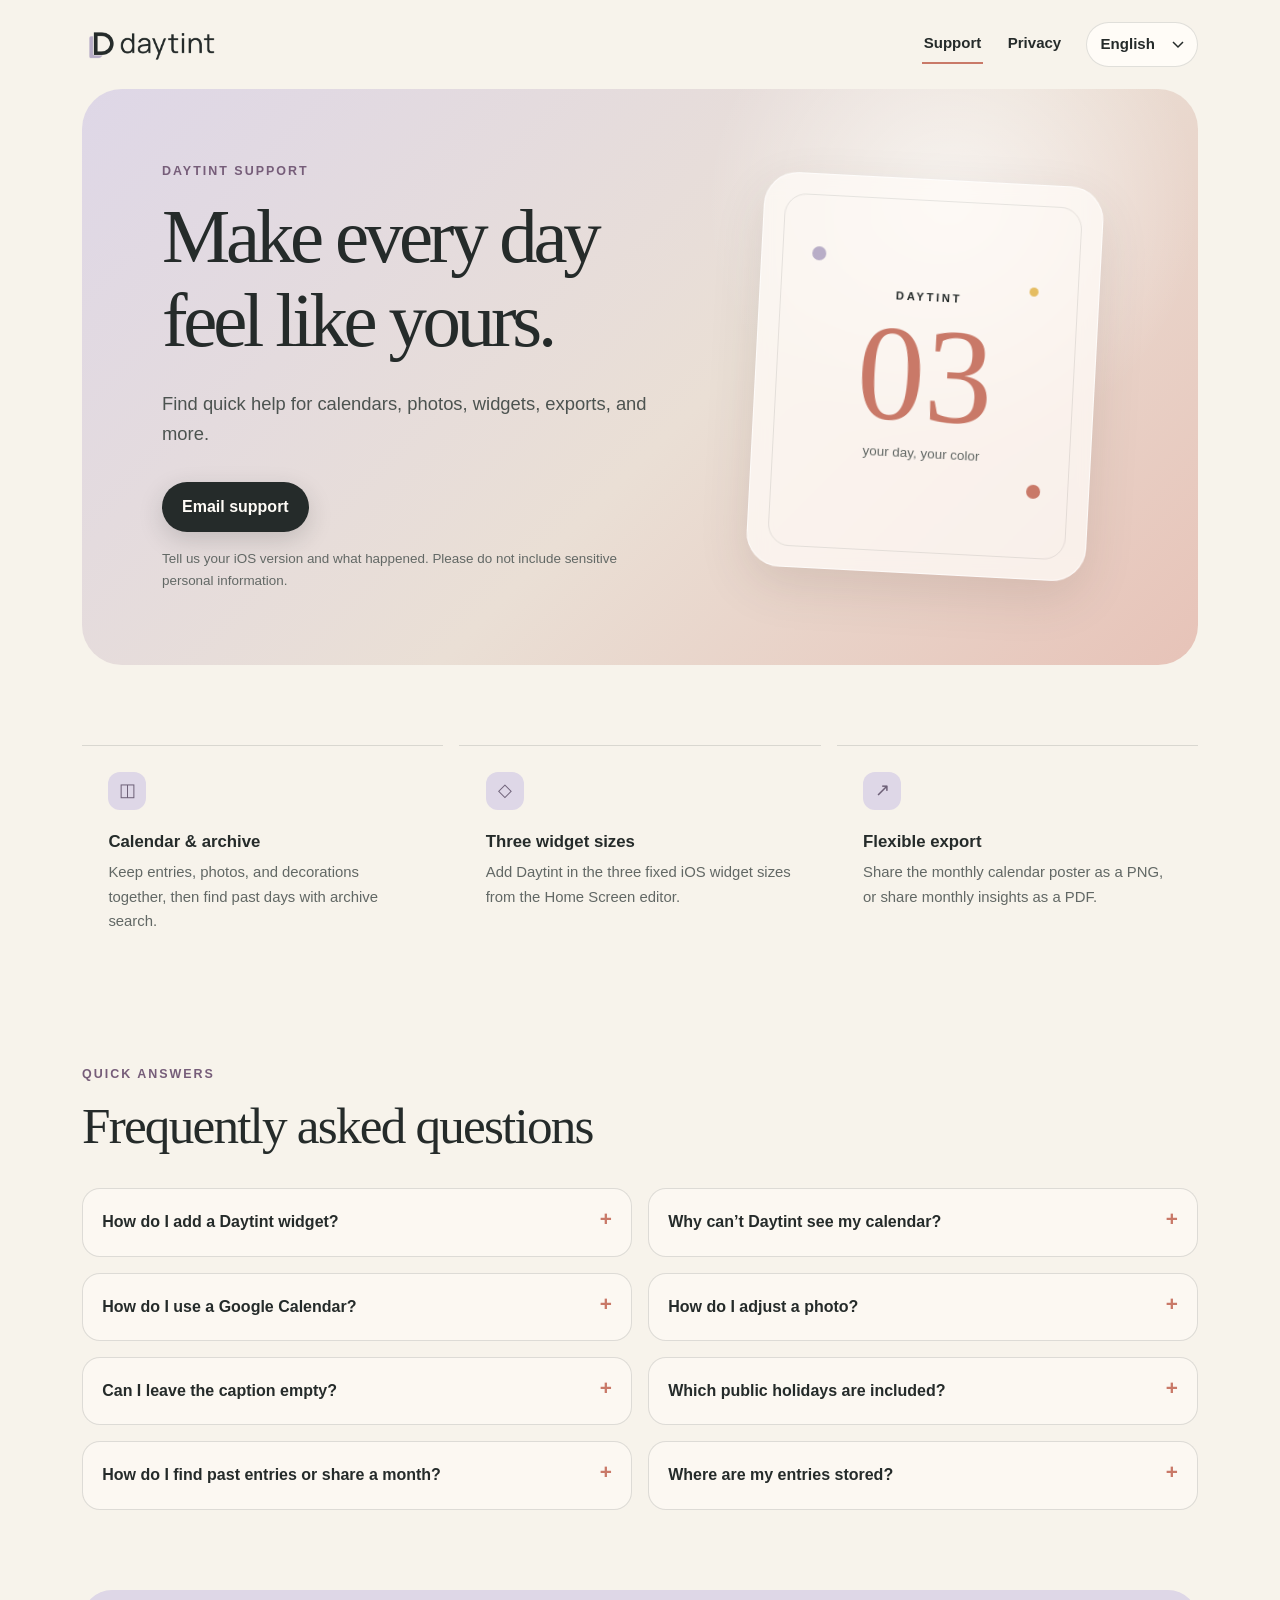
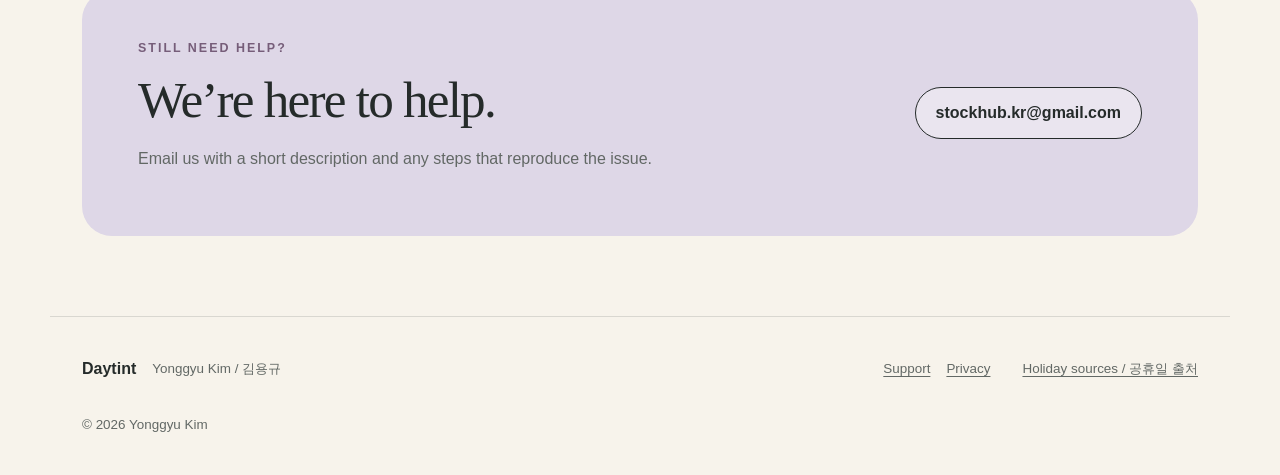
<file: support.html>
<!doctype html><html lang="en"><head><meta charset="utf-8"><meta name="viewport" content="width=device-width,initial-scale=1"><title>Daytint Support</title><link rel="canonical" href="./"><meta http-equiv="refresh" content="0;url=./"></head><body><p><a href="./">Open Daytint Support</a></p></body></html>
</file>
<file: styles.css>
:root {
  --paper: #F7F3EB;
  --paper-deep: #EEE7DC;
  --ink: #252B2A;
  --muted: #626865;
  --mauve: #B8ADC7;
  --mauve-light: #DED7E7;
  --clay: #C97968;
  --white: #FFFCF7;
  --line: rgba(37, 43, 42, .14);
  --shadow: 0 18px 50px rgba(62, 48, 44, .12);
  color-scheme: light;
}

* { box-sizing: border-box; }
html { scroll-behavior: smooth; }
body { margin: 0; background: var(--paper); color: var(--ink); font-family: ui-rounded, "SF Pro Rounded", "SF Pro Display", -apple-system, BlinkMacSystemFont, "Segoe UI", sans-serif; line-height: 1.65; }
a { color: inherit; text-decoration-thickness: 1px; text-underline-offset: .2em; }
a:hover { color: #974E41; }
.skip-link { position: fixed; top: .75rem; left: .75rem; z-index: 99; transform: translateY(-180%); background: var(--ink); color: white; padding: .7rem 1rem; border-radius: 999px; }
.skip-link:focus { transform: none; }
.sr-only { position: absolute; width: 1px; height: 1px; padding: 0; margin: -1px; overflow: hidden; clip: rect(0, 0, 0, 0); white-space: nowrap; border: 0; }

.site-header { max-width: 1180px; margin: 0 auto; padding: 1.4rem 2rem; display: flex; justify-content: space-between; align-items: center; gap: 2rem; }
.brand { display: inline-flex; align-items: center; gap: .7rem; font-size: 1.15rem; font-weight: 760; text-decoration: none; letter-spacing: -.02em; }
.brand img { width: 152px; height: 38px; object-fit: contain; }
.brand span { display: none; }
.site-nav { display: flex; align-items: center; gap: 1.45rem; font-size: .94rem; font-weight: 650; }
.site-nav > a { text-decoration: none; padding: .35rem .1rem; border-bottom: 2px solid transparent; }
.site-nav > a[aria-current="page"] { border-color: var(--clay); }
.language-picker select { min-width: 112px; appearance: none; color: var(--ink); background: var(--white) url("data:image/svg+xml,%3Csvg xmlns='http://www.w3.org/2000/svg' width='12' height='8'%3E%3Cpath d='m1 1 5 5 5-5' fill='none' stroke='%23252B2A' stroke-width='1.5'/%3E%3C/svg%3E") no-repeat right .8rem center; border: 1px solid var(--line); border-radius: 999px; padding: .55rem 2.1rem .55rem .85rem; font: inherit; cursor: pointer; }

main { max-width: 1180px; margin: 0 auto; padding: 0 2rem 5rem; }
.hero { min-height: 570px; display: grid; grid-template-columns: 1.12fr .88fr; align-items: center; gap: 5rem; padding: 4.5rem 5rem; border-radius: 40px; background: radial-gradient(circle at 78% 20%, rgba(255,255,255,.65), transparent 25%), linear-gradient(135deg, var(--mauve-light), #eadfd5 55%, #e7c3b8); overflow: hidden; }
.eyebrow { color: #765D79; margin: 0 0 .8rem; text-transform: uppercase; letter-spacing: .16em; font-size: .78rem; font-weight: 800; }
.hero h1 { max-width: 620px; margin: 0; font-family: ui-serif, Georgia, serif; font-size: clamp(3rem, 6vw, 5.4rem); font-weight: 520; line-height: 1.1; letter-spacing: -.055em; word-break: keep-all; }
.hero-lede { max-width: 570px; margin: 1.6rem 0 2rem; color: #4c5350; font-size: 1.15rem; }
.primary-button, .secondary-button { display: inline-flex; align-items: center; justify-content: center; min-height: 48px; padding: .75rem 1.25rem; border-radius: 999px; text-decoration: none; font-weight: 750; transition: transform .2s ease, box-shadow .2s ease; }
.primary-button { color: var(--white); background: var(--ink); box-shadow: 0 8px 24px rgba(37,43,42,.18); }
.primary-button:hover { color: white; transform: translateY(-2px); }
.secondary-button { border: 1px solid var(--ink); background: rgba(255,255,255,.34); }
.secondary-button:hover { transform: translateY(-2px); }
.response-note { max-width: 470px; margin: 1rem 0 0; color: var(--muted); font-size: .84rem; }
.hero-art { display: flex; justify-content: center; perspective: 900px; }
.calendar-card { position: relative; width: min(340px, 100%); aspect-ratio: .86; transform: rotate(3deg); display: flex; flex-direction: column; align-items: center; justify-content: center; border: 1px solid rgba(255,255,255,.7); border-radius: 34px; background: rgba(255,252,247,.76); box-shadow: var(--shadow); backdrop-filter: blur(12px); }
.calendar-card::before { content: ""; position: absolute; inset: 20px; border: 1px solid rgba(37,43,42,.1); border-radius: 22px; }
.calendar-month { z-index: 1; letter-spacing: .24em; font-size: .7rem; font-weight: 800; }
.calendar-card strong { z-index: 1; font-family: Georgia, serif; font-size: 8.5rem; font-weight: 400; line-height: 1; color: var(--clay); }
.calendar-caption { z-index: 1; color: var(--muted); font-size: .84rem; }
.dot { position: absolute; width: 14px; height: 14px; border-radius: 50%; }
.dot-one { left: 50px; top: 72px; background: var(--mauve); }.dot-two { right: 48px; bottom: 80px; background: var(--clay); }.dot-three { right: 60px; top: 102px; width: 9px; height: 9px; background: #e5bd62; }

.feature-strip { display: grid; grid-template-columns: repeat(3, 1fr); gap: 1rem; padding: 5rem 0; }
.feature-strip article { padding: 1.65rem; border-top: 1px solid var(--line); }
.feature-strip article > span { display: grid; place-items: center; width: 38px; height: 38px; border-radius: 12px; background: var(--mauve-light); color: #6D6077; font-size: 1.1rem; }
.feature-strip h2 { margin: 1.1rem 0 .3rem; font-size: 1.05rem; }
.feature-strip p { margin: 0; color: var(--muted); font-size: .93rem; }
.content-section { padding: 1.5rem 0 5rem; }
.section-heading { max-width: 650px; margin-bottom: 2rem; }
.section-heading h2, .contact-card h2 { margin: 0; font-family: ui-serif, Georgia, serif; font-size: clamp(2rem, 4vw, 3.3rem); font-weight: 500; line-height: 1.15; letter-spacing: -.035em; }
.faq-list { display: grid; grid-template-columns: 1fr 1fr; gap: 1rem; }
.faq-list details { border: 1px solid var(--line); border-radius: 18px; background: rgba(255,252,247,.58); padding: .15rem 1.2rem; }
.faq-list summary { list-style: none; display: flex; justify-content: space-between; gap: 1rem; cursor: pointer; padding: 1.1rem 0; font-weight: 740; }
.faq-list summary::-webkit-details-marker { display: none; }
.faq-list summary::after { content: "+"; color: var(--clay); font-size: 1.3rem; line-height: 1; }
.faq-list details[open] summary::after { content: "−"; }
.faq-list details p { margin: 0 0 1.25rem; color: var(--muted); }
.contact-card { display: flex; justify-content: space-between; align-items: center; gap: 2rem; padding: 3rem 3.5rem; border-radius: 30px; background: var(--mauve-light); }
.contact-card p:not(.eyebrow) { color: var(--muted); }

.policy-layout { display: grid; grid-template-columns: minmax(250px, .62fr) minmax(0, 1.38fr); gap: 6rem; padding-top: 5rem; }
.policy-aside { position: sticky; top: 2rem; align-self: start; }
.policy-aside h1 { margin: 0; font-family: ui-serif, Georgia, serif; font-size: clamp(2.8rem, 5vw, 4.8rem); font-weight: 500; line-height: 1; letter-spacing: -.05em; }
.policy-aside > p:nth-of-type(2) { color: var(--clay); font-weight: 700; }
.policy-summary { color: var(--muted); margin: 2rem 0; }
.policy-article { max-width: 760px; }
.policy-section { padding: 0 0 2.4rem; margin: 0 0 2.4rem; border-bottom: 1px solid var(--line); }
.policy-section h2 { margin: 0 0 .8rem; font-size: 1.35rem; }
.policy-section p { margin: .7rem 0; color: #4d5451; }
.policy-section a { color: #8d4a3f; }

footer { max-width: 1180px; margin: 0 auto; padding: 2.4rem 2rem; border-top: 1px solid var(--line); display: grid; grid-template-columns: 1fr auto auto; align-items: center; gap: 2rem; color: var(--muted); font-size: .84rem; }
footer div { display: flex; align-items: center; gap: 1rem; } footer strong { color: var(--ink); font-size: 1rem; } footer nav { display: flex; gap: 1rem; } footer p { margin: 0; }
.noscript { margin: 1rem; padding: 1rem; background: #fff3cd; }

@media (max-width: 820px) {
  .site-header { align-items: flex-start; padding: 1rem 1.25rem; }
  .site-nav { flex-wrap: wrap; justify-content: flex-end; gap: .7rem 1rem; }
  main { padding: 0 1.25rem 3rem; }
  .hero { grid-template-columns: 1fr; min-height: auto; gap: 3rem; padding: 3.5rem 2rem; border-radius: 28px; }
  .hero h1 { font-size: clamp(2.9rem, 13vw, 4.4rem); }
  .hero-art { max-width: 310px; margin: 0 auto; }
  .feature-strip, .faq-list { grid-template-columns: 1fr; }
  .feature-strip { padding: 3rem 0; }
  .contact-card { align-items: flex-start; flex-direction: column; padding: 2rem; }
  .policy-layout { grid-template-columns: 1fr; gap: 3rem; padding-top: 3rem; }
  .policy-aside { position: static; }
  footer { grid-template-columns: 1fr; gap: 1rem; }
}

@media (max-width: 520px) {
  .brand span { display: none; }
  .site-nav { font-size: .86rem; }
  .language-picker select { min-width: 102px; }
  .hero { padding: 3rem 1.4rem; }
  .calendar-card strong { font-size: 6.5rem; }
}

@media (prefers-reduced-motion: reduce) { html { scroll-behavior: auto; } * { transition: none !important; } }

html:lang(ko) .hero h1, html:lang(ja) .hero h1, html:lang(zh-Hans) .hero h1, html:lang(zh-Hant) .hero h1 { font-family: system-ui, -apple-system, sans-serif; font-size: clamp(2.7rem, 4.4vw, 4.2rem); font-weight: 650; line-height: 1.18; }
</file>
